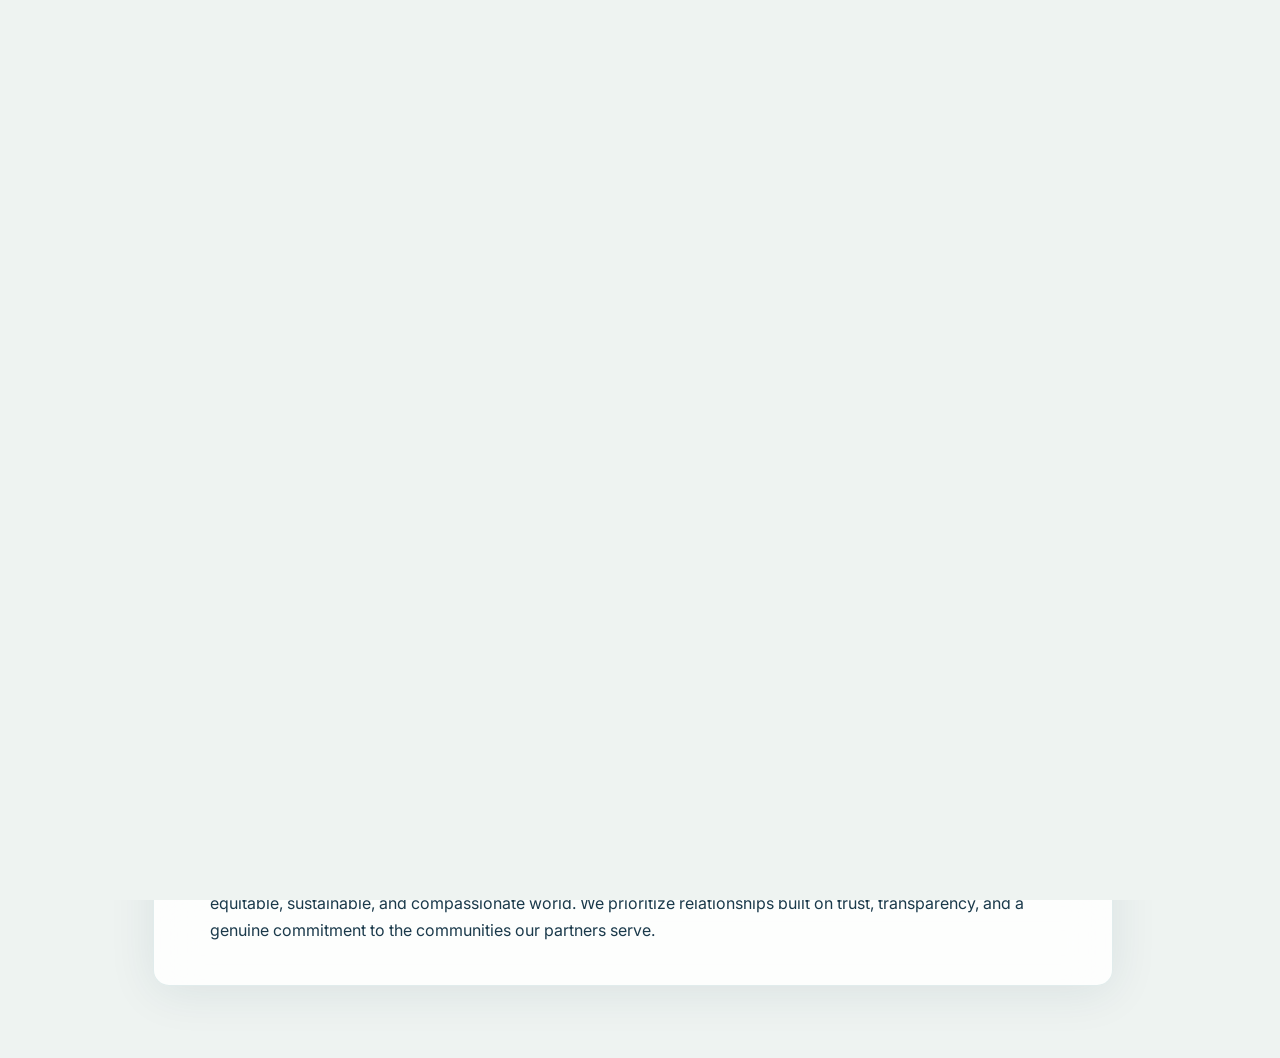
<file: index.html>
<!DOCTYPE html>
<html lang="en" class="show-intro">
<head>
  <meta charset="UTF-8" />
  <meta name="viewport" content="width=device-width, initial-scale=1.0" />
  <title>The Deveraux Family Foundation</title>
  <meta name="description" content="The Deveraux Family Foundation identifies and supports organizations that make the world a better place." />
  <!-- Google Fonts -->
  <link rel="preconnect" href="https://fonts.googleapis.com" />
  <link rel="preconnect" href="https://fonts.gstatic.com" crossorigin />
  <link href="https://fonts.googleapis.com/css2?family=Playfair+Display:ital,wght@0,400;0,600;0,700;1,400&family=Inter:wght@300;400;500;600&display=swap" rel="stylesheet" />
  <link rel="icon" href="data:,">
  <link rel="stylesheet" href="css/style.css" />
</head>
<body>
  <!-- Intro overlay — solid cover faded out by app.js on first session load.
       Hidden by default; only visible when <html class="show-intro">. -->
  <div id="intro-overlay"></div>
  <!-- Three.js renders the animated background into this canvas.
       It sits behind everything via z-index: 0. -->
  <canvas id="bg-canvas"></canvas>
  <!-- ── Header ─────────────────────────────────────────────────────────────
       Lives OUTSIDE the Barba wrapper so it persists across page transitions. -->
  <header class="site-header">
    <div class="header-inner">
      <div class="logo-link">
        <!--
          TO ADD YOUR LOGO:
          1. Place your PNG at assets/logo.png
          2. Uncomment the <img> tag below and remove the .logo-text block
        -->
        <!-- <img src="assets/logo.png" alt="The Deveraux Family Foundation" class="logo-img" /> -->
        <div class="logo-text">
          <span class="logo-acronym">DFF</span>
          <span class="logo-name">The Deveraux Family Foundation</span>
        </div>
      </div>
      <nav class="site-nav" aria-label="Main navigation">
        <a href="index.html"    class="nav-link">Home</a>
        <a href="about.html"    class="nav-link">About Us</a>
        <a href="partners.html" class="nav-link">Partners</a>
        <a href="contact.html"  class="nav-link">Contact</a>
      </nav>
    </div>
  </header>
  <!-- ── Barba Wrapper ───────────────────────────────────────────────────────
       Barba.js replaces the *container* (below) on every navigation.
       Everything outside this wrapper — canvas, header — is untouched. -->
  <div id="barba-wrapper" data-barba="wrapper">
    <div class="page-container">
      <!-- ── Content Panel ──────────────────────────────────────────────────
           The panel (frosted card + shadow) is persistent — it sits OUTSIDE
           the Barba container so it never duplicates or fades during
           transitions. Only the <main> inside swaps. -->
      <div class="content-panel">
        <main data-barba="container" data-barba-namespace="home">
          <!-- Hero -->
          <section class="section section--hero">
            <h1 class="display-title">
              The Deveraux<br />Family Foundation
            </h1>
            <p class="tagline">
              We aim to identify and support organizations that make the world a better place.
            </p>
          </section>
          <!-- Our Story -->
          <section class="section section--alt">
            <h2>Our Story</h2>
            <!--
              PLACEHOLDER — replace this text with the foundation's actual history.
            -->
            <p>
              The Deveraux Family Foundation was established with a simple but enduring belief:
              that private resources, directed with care and intention, can amplify the work of
              organizations already transforming lives. What began as a family conversation around
              shared values has grown into a focused vehicle for meaningful giving.
            </p>
            <p>
              We approach philanthropy as a long-term partnership — not a transaction. We seek out
              organizations whose leadership is visionary, whose impact is measurable, and whose
              communities would be genuinely diminished without them.
            </p>
          </section>
          <!-- Our Mission -->
          <section class="section">
            <h2>Our Mission</h2>
            <!--
              PLACEHOLDER — replace with the foundation's mission statement or guiding principles.
            -->
            <p>
              Our mission is to identify, support, and sustain non-profit and not-for-profit
              organizations working toward a more equitable, sustainable, and compassionate world.
              We prioritize relationships built on trust, transparency, and a genuine commitment
              to the communities our partners serve.
            </p>
          </section>
        </main>
      </div><!-- /.content-panel -->
    </div><!-- /.page-container -->
  </div><!-- /#barba-wrapper -->
  <!-- ── Scripts ─────────────────────────────────────────────────────────────
       importmap maps bare module specifiers (e.g. 'three') to CDN URLs.
       Must come before any <script type="module">. -->
  <script type="importmap">
  {
    "imports": {
      "three":       "https://esm.sh/three@0.160.0",
      "gsap":        "https://esm.sh/gsap@3.12.5",
      "@barba/core": "https://esm.sh/@barba/core@2.9.7"
    }
  }
  </script>
  <script type="module" src="js/app.js"></script>
</body>
</html>
</file>
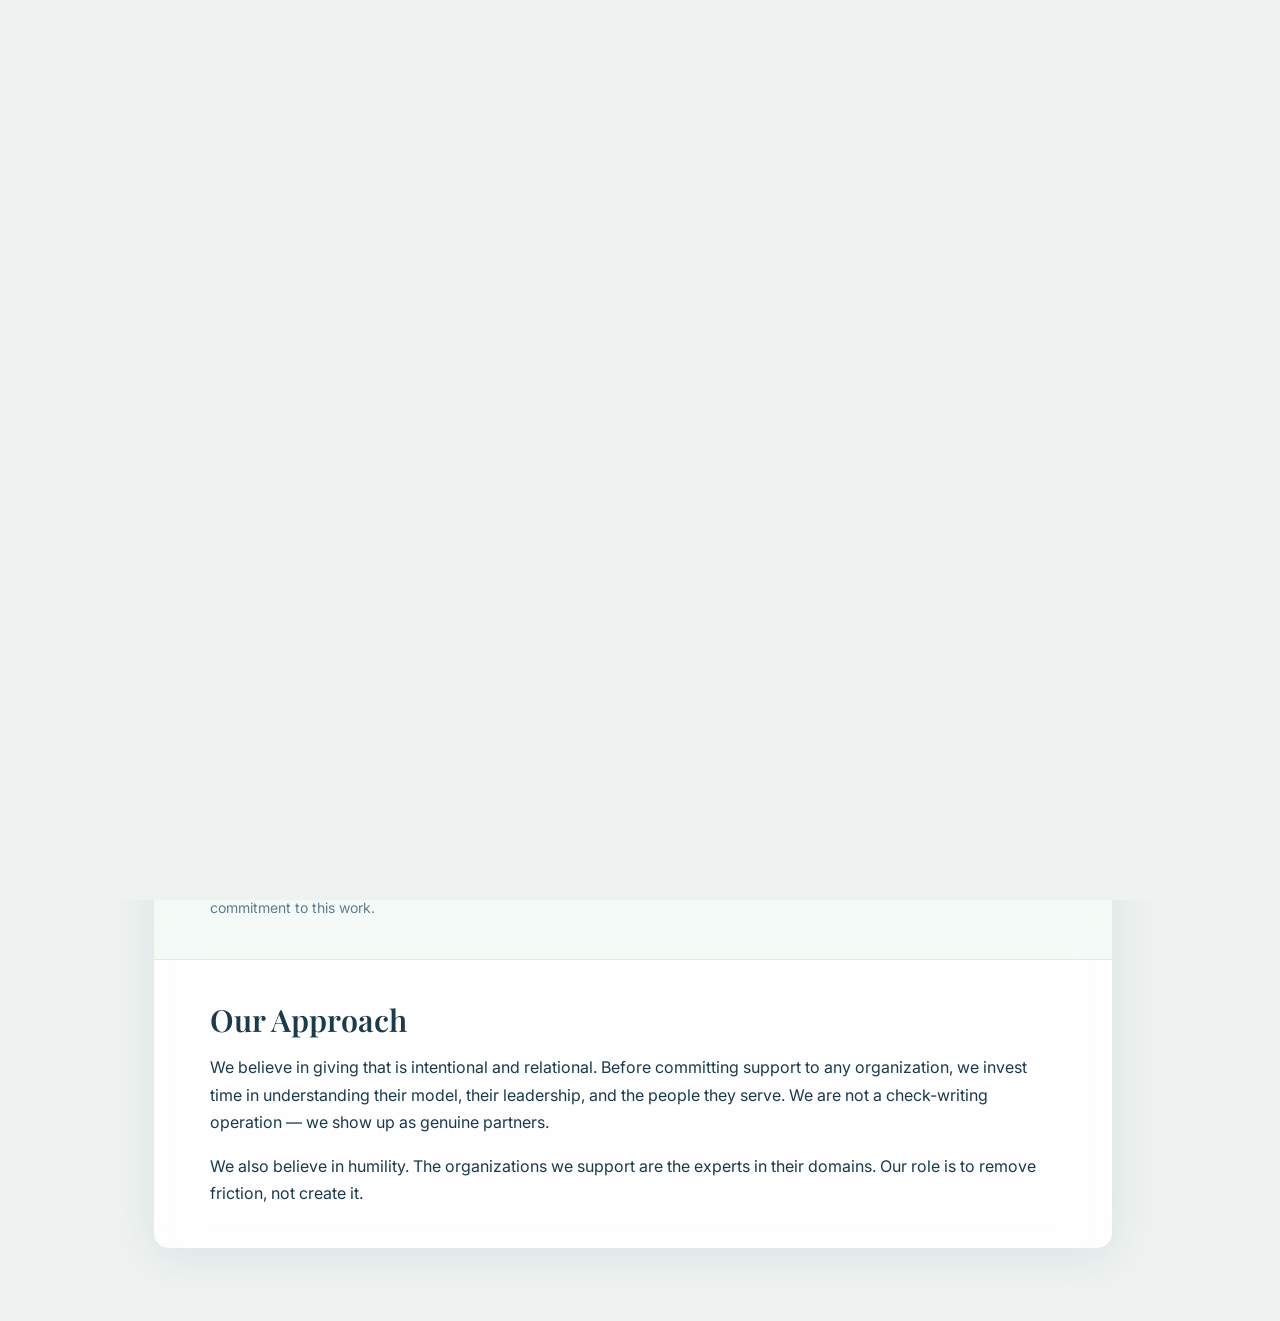
<file: about.html>
<!DOCTYPE html>
<html lang="en" class="show-intro">
<head>
  <meta charset="UTF-8" />
  <meta name="viewport" content="width=device-width, initial-scale=1.0" />
  <title>About Us — The Deveraux Family Foundation</title>
  <meta name="description" content="Meet the people behind the Deveraux Family Foundation." />
  <link rel="preconnect" href="https://fonts.googleapis.com" />
  <link rel="preconnect" href="https://fonts.gstatic.com" crossorigin />
  <link href="https://fonts.googleapis.com/css2?family=Playfair+Display:ital,wght@0,400;0,600;0,700;1,400&family=Inter:wght@300;400;500;600&display=swap" rel="stylesheet" />
  <link rel="icon" href="data:,">
  <link rel="stylesheet" href="css/style.css" />
</head>
<body>
  <div id="intro-overlay"></div>
  <canvas id="bg-canvas"></canvas>
  <header class="site-header">
    <div class="header-inner">
      <div class="logo-link">
        <!-- <img src="assets/logo.png" alt="The Deveraux Family Foundation" class="logo-img" /> -->
        <div class="logo-text">
          <span class="logo-acronym">DFF</span>
          <span class="logo-name">The Deveraux Family Foundation</span>
        </div>
      </div>
      <nav class="site-nav" aria-label="Main navigation">
        <a href="index.html"    class="nav-link">Home</a>
        <a href="about.html"    class="nav-link">About Us</a>
        <a href="partners.html" class="nav-link">Partners</a>
        <a href="contact.html"  class="nav-link">Contact</a>
      </nav>
    </div>
  </header>
  <div id="barba-wrapper" data-barba="wrapper">
    <div class="page-container">
      <!-- ── Content Panel ──────────────────────────────────────────────────
           The panel (frosted card + shadow) is persistent — it sits OUTSIDE
           the Barba container so it never duplicates or fades during
           transitions. Only the <main> inside swaps. -->
      <div class="content-panel">
        <main data-barba="container" data-barba-namespace="about">
        <!-- Page title -->
        <section class="section section--page-title">
          <h1 class="page-title">About Us</h1>
          <p class="page-subtitle">The people behind the foundation.</p>
        </section>
        <!-- Team -->
        <section class="section section--alt">
          <h2>Our Team</h2>
          <div class="team-grid">
            <!--
              TO ADD A REAL HEADSHOT:
              1. Place the image in assets/ (e.g. assets/headshot-jane.jpg)
              2. Replace the entire .headshot-placeholder div with:
                 <img src="assets/headshot-jane.jpg" alt="Jane Deveraux" />
              3. The .headshot wrapper handles sizing and circular crop automatically.
            -->
            <!-- Team Member 1 -->
            <div class="team-card">
              <div class="headshot">
                <div class="headshot-placeholder" aria-hidden="true">
                  <!-- Generic person silhouette -->
                  <svg viewBox="0 0 80 80" fill="none" xmlns="http://www.w3.org/2000/svg">
                    <circle cx="40" cy="28" r="16" fill="currentColor" opacity="0.35"/>
                    <path d="M10 72c0-16.569 13.431-30 30-30s30 13.431 30 30" fill="currentColor" opacity="0.25"/>
                  </svg>
                </div>
              </div>
              <p class="member-name"><!-- Name --></p>
              <p class="member-role"><!-- Role, e.g. "Founder &amp; President" --></p>
              <p class="member-bio">
                <!-- PLACEHOLDER — replace with a 2–3 sentence bio. -->
                A brief bio describing this person's background, their connection to the foundation,
                and what drives their commitment to this work.
              </p>
            </div>
            <!-- Team Member 2 -->
            <div class="team-card">
              <div class="headshot">
                <div class="headshot-placeholder" aria-hidden="true">
                  <svg viewBox="0 0 80 80" fill="none" xmlns="http://www.w3.org/2000/svg">
                    <circle cx="40" cy="28" r="16" fill="currentColor" opacity="0.35"/>
                    <path d="M10 72c0-16.569 13.431-30 30-30s30 13.431 30 30" fill="currentColor" opacity="0.25"/>
                  </svg>
                </div>
              </div>
              <p class="member-name"><!-- Name --></p>
              <p class="member-role"><!-- Role --></p>
              <p class="member-bio">
                <!-- PLACEHOLDER -->
                A brief bio describing this person's background, their connection to the foundation,
                and what drives their commitment to this work.
              </p>
            </div>
            <!-- Team Member 3 -->
            <div class="team-card">
              <div class="headshot">
                <div class="headshot-placeholder" aria-hidden="true">
                  <svg viewBox="0 0 80 80" fill="none" xmlns="http://www.w3.org/2000/svg">
                    <circle cx="40" cy="28" r="16" fill="currentColor" opacity="0.35"/>
                    <path d="M10 72c0-16.569 13.431-30 30-30s30 13.431 30 30" fill="currentColor" opacity="0.25"/>
                  </svg>
                </div>
              </div>
              <p class="member-name"><!-- Name --></p>
              <p class="member-role"><!-- Role --></p>
              <p class="member-bio">
                <!-- PLACEHOLDER -->
                A brief bio describing this person's background, their connection to the foundation,
                and what drives their commitment to this work.
              </p>
            </div>
            <!-- Team Member 4 -->
            <div class="team-card">
              <div class="headshot">
                <div class="headshot-placeholder" aria-hidden="true">
                  <svg viewBox="0 0 80 80" fill="none" xmlns="http://www.w3.org/2000/svg">
                    <circle cx="40" cy="28" r="16" fill="currentColor" opacity="0.35"/>
                    <path d="M10 72c0-16.569 13.431-30 30-30s30 13.431 30 30" fill="currentColor" opacity="0.25"/>
                  </svg>
                </div>
              </div>
              <p class="member-name"><!-- Name --></p>
              <p class="member-role"><!-- Role --></p>
              <p class="member-bio">
                <!-- PLACEHOLDER -->
                A brief bio describing this person's background, their connection to the foundation,
                and what drives their commitment to this work.
              </p>
            </div>
          </div><!-- /.team-grid -->
        </section>
        <!-- Values / Approach -->
        <section class="section">
          <h2>Our Approach</h2>
          <!--
            PLACEHOLDER — describe how the foundation selects and engages with partners.
          -->
          <p>
            We believe in giving that is intentional and relational. Before committing support
            to any organization, we invest time in understanding their model, their leadership,
            and the people they serve. We are not a check-writing operation — we show up as
            genuine partners.
          </p>
          <p>
            We also believe in humility. The organizations we support are the experts in their
            domains. Our role is to remove friction, not create it.
          </p>
        </section>
        </main>
      </div><!-- /.content-panel -->
    </div><!-- /.page-container -->
  </div><!-- /#barba-wrapper -->
  <script type="importmap">
  {
    "imports": {
      "three":       "https://esm.sh/three@0.160.0",
      "gsap":        "https://esm.sh/gsap@3.12.5",
      "@barba/core": "https://esm.sh/@barba/core@2.9.7"
    }
  }
  </script>
  <script type="module" src="js/app.js"></script>
</body>
</html>
</file>
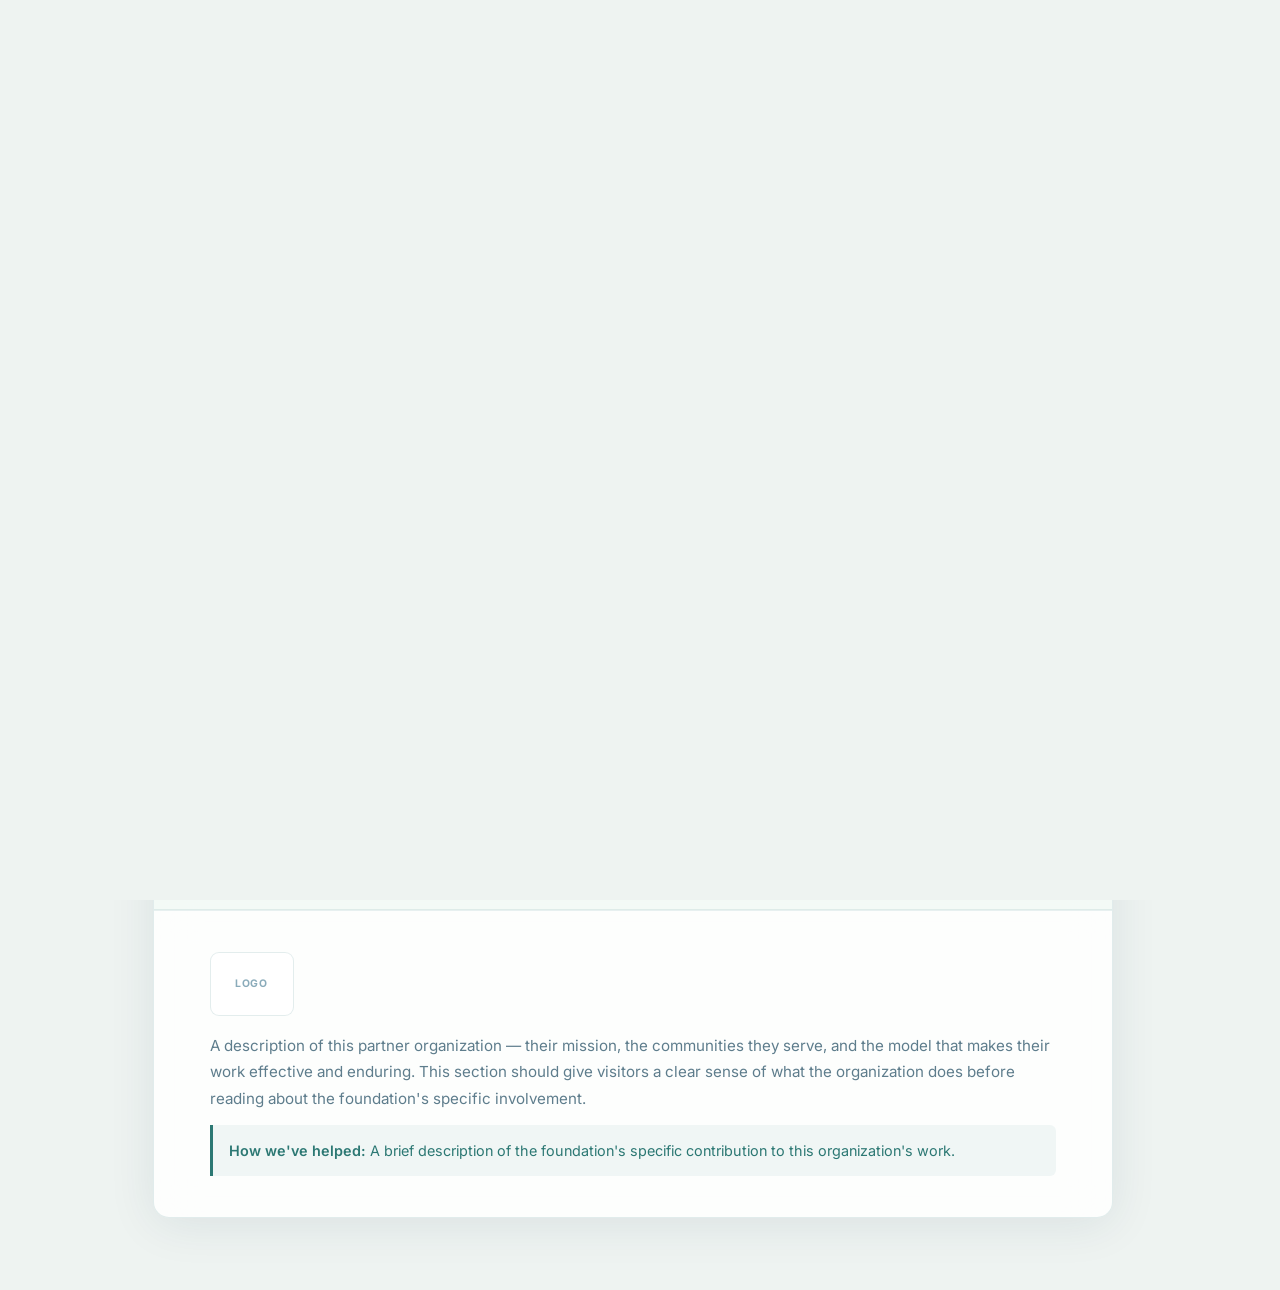
<file: partners.html>
<!DOCTYPE html>
<html lang="en" class="show-intro">
<head>
  <meta charset="UTF-8" />
  <meta name="viewport" content="width=device-width, initial-scale=1.0" />
  <title>Partners — The Deveraux Family Foundation</title>
  <meta name="description" content="Organizations supported by the Deveraux Family Foundation." />
  <link rel="preconnect" href="https://fonts.googleapis.com" />
  <link rel="preconnect" href="https://fonts.gstatic.com" crossorigin />
  <link href="https://fonts.googleapis.com/css2?family=Playfair+Display:ital,wght@0,400;0,600;0,700;1,400&family=Inter:wght@300;400;500;600&display=swap" rel="stylesheet" />
  <link rel="icon" href="data:,">
  <link rel="stylesheet" href="css/style.css" />
</head>
<body>
  <div id="intro-overlay"></div>
  <canvas id="bg-canvas"></canvas>
  <header class="site-header">
    <div class="header-inner">
      <div class="logo-link">
        <!-- <img src="assets/logo.png" alt="The Deveraux Family Foundation" class="logo-img" /> -->
        <div class="logo-text">
          <span class="logo-acronym">DFF</span>
          <span class="logo-name">The Deveraux Family Foundation</span>
        </div>
      </div>
      <nav class="site-nav" aria-label="Main navigation">
        <a href="index.html"    class="nav-link">Home</a>
        <a href="about.html"    class="nav-link">About Us</a>
        <a href="partners.html" class="nav-link">Partners</a>
        <a href="contact.html"  class="nav-link">Contact</a>
      </nav>
    </div>
  </header>
  <div id="barba-wrapper" data-barba="wrapper">
    <div class="page-container">
      <!-- ── Content Panel ──────────────────────────────────────────────────
           The panel (frosted card + shadow) is persistent — it sits OUTSIDE
           the Barba container so it never duplicates or fades during
           transitions. Only the <main> inside swaps. -->
      <div class="content-panel">
        <main data-barba="container" data-barba-namespace="partners">
        <!-- Page title -->
        <section class="section section--page-title">
          <h1 class="page-title">Our Partners</h1>
          <p class="page-subtitle">Organizations we're proud to support.</p>
        </section>
        <!--
          Partner entries below.
          TO ADD A PARTNER LOGO:
          1. Place the logo file in assets/ (e.g. assets/partner-acme.png)
          2. Replace the .partner-logo-placeholder div with:
             <img src="assets/partner-acme.png" alt="Acme Nonprofit" />
          3. The .partner-logo wrapper handles sizing automatically.
          TO ADD MORE PARTNERS:
          Duplicate one .partner-card block and update the content.
          The alternating section tint is applied via CSS nth-child — it
          adjusts automatically when you add or remove cards.
        -->
        <!-- Partner 1 -->
        <div class="partner-card">
          <div class="partner-header">
            <div class="partner-logo">
              <!--
                Replace this placeholder with an <img> once you have the logo.
                Example: <img src="assets/partner-1.png" alt="Partner Name" />
              -->
              <span class="partner-logo-placeholder">Logo</span>
            </div>
            <h2 class="partner-name"><!-- Partner Organization Name --></h2>
          </div>
          <p class="partner-description">
            <!--
              PLACEHOLDER — describe what this organization does: their mission,
              who they serve, and what makes their work distinctive.
            -->
            A description of this partner organization — their mission, the communities
            they serve, and the model that makes their work effective and enduring.
            This section should give visitors a clear sense of what the organization
            does before reading about the foundation's specific involvement.
          </p>
          <div class="partner-support">
            <strong>How we've helped:</strong> A brief description of the foundation's
            specific contribution — whether that's funding a program, supporting operations,
            or another form of engagement. Keep this focused and concrete.
          </div>
        </div>
        <!-- Partner 2 -->
        <div class="partner-card section--alt">
          <div class="partner-header">
            <div class="partner-logo">
              <span class="partner-logo-placeholder">Logo</span>
            </div>
            <h2 class="partner-name"><!-- Partner Organization Name --></h2>
          </div>
          <p class="partner-description">
            <!-- PLACEHOLDER -->
            A description of this partner organization — their mission, the communities
            they serve, and the model that makes their work effective and enduring.
            This section should give visitors a clear sense of what the organization
            does before reading about the foundation's specific involvement.
          </p>
          <div class="partner-support">
            <strong>How we've helped:</strong> A brief description of the foundation's
            specific contribution to this organization's work.
          </div>
        </div>
        <!-- Partner 3 -->
        <div class="partner-card">
          <div class="partner-header">
            <div class="partner-logo">
              <span class="partner-logo-placeholder">Logo</span>
            </div>
            <h2 class="partner-name"><!-- Partner Organization Name --></h2>
          </div>
          <p class="partner-description">
            <!-- PLACEHOLDER -->
            A description of this partner organization — their mission, the communities
            they serve, and the model that makes their work effective and enduring.
            This section should give visitors a clear sense of what the organization
            does before reading about the foundation's specific involvement.
          </p>
          <div class="partner-support">
            <strong>How we've helped:</strong> A brief description of the foundation's
            specific contribution to this organization's work.
          </div>
        </div>
        </main>
      </div><!-- /.content-panel -->
    </div><!-- /.page-container -->
  </div><!-- /#barba-wrapper -->
  <script type="importmap">
  {
    "imports": {
      "three":       "https://esm.sh/three@0.160.0",
      "gsap":        "https://esm.sh/gsap@3.12.5",
      "@barba/core": "https://esm.sh/@barba/core@2.9.7"
    }
  }
  </script>
  <script type="module" src="js/app.js"></script>
</body>
</html>
</file>
<file: css/style.css>
/* =============================================================================
   The Deveraux Family Foundation — Main Stylesheet
   =============================================================================
   All design tokens (colors, fonts, spacing) are CSS custom properties at the
   top of this file. Changing a value here cascades everywhere — start here
   when you want to tweak the look.
   ============================================================================= */

/* ── Reset ───────────────────────────────────────────────────────────────── */
*, *::before, *::after { box-sizing: border-box; margin: 0; padding: 0; }
html { scroll-behavior: smooth; scrollbar-gutter: stable; }

/* ── Design Tokens ───────────────────────────────────────────────────────── */
:root {
  /* Brand palette — pulled from the logo's greens, teals, and blues */
  --clr-teal:         #2C7873;
  --clr-teal-light:   #3D9E98;
  --clr-blue:         #4A90A4;
  --clr-blue-light:   #6BB3C4;
  --clr-green:        #52B788;
  --clr-dark:         #1B3A4B;   /* primary text */
  --clr-mid:          #5E7D8C;   /* secondary text */
  --clr-muted:        #8AABBA;   /* placeholder / tertiary */

  /* Background — warm-tinted off-white that sits behind the Three.js canvas */
  --clr-bg:           #EEF3F1;

  /* Semi-transparent content panel */
  --panel-bg:         rgba(255, 255, 255, 0.86);
  --panel-border:     rgba(44, 120, 115, 0.13);
  --panel-shadow:     0 6px 48px rgba(27, 58, 75, 0.09);
  --panel-radius:     16px;

  /* Alternating section tint inside the panel */
  --section-alt-bg:   rgba(82, 183, 136, 0.06);
  --section-border:   rgba(44, 120, 115, 0.10);

  /* Typography */
  --font-display:     'Playfair Display', Georgia, serif;
  --font-body:        'Inter', system-ui, sans-serif;

  /* Layout */
  --header-h:         68px;
  --panel-max-w:      960px;
  --panel-px:         clamp(1.75rem, 5vw, 3.5rem);
  --panel-py:         clamp(2rem, 4.5vh, 3.25rem);
}

/* ── Base ────────────────────────────────────────────────────────────────── */
body {
  font-family: var(--font-body);
  font-size: 1rem;
  line-height: 1.72;
  color: var(--clr-dark);
  background-color: var(--clr-bg);
  min-height: 100vh;
  -webkit-font-smoothing: antialiased;
  -moz-osx-font-smoothing: grayscale;
}

/* ── Three.js Background Canvas ──────────────────────────────────────────── */
#bg-canvas {
  position: fixed;
  inset: 0;
  width: 100%;
  height: 100%;
  z-index: 0;
  display: block;
}

/* ── Intro Overlay ───────────────────────────────────────────────────────── */
/*
  Solid cover shown only on the first page load of a session. The inline
  <head> script on each HTML page toggles `html.show-intro` before body paints,
  so repeat loads never see the overlay and first loads never flash content.
  Sits above canvas, header, and panel so the background shader can't bleed
  through during the fade. app.js fades it out in the Barba `once` hook.
*/
#intro-overlay {
  display: none;
}

html.show-intro #intro-overlay {
  display: block;
  position: fixed;
  inset: 0;
  z-index: 9999;
  background: var(--clr-bg);
  pointer-events: none;
}

/* ── Header ──────────────────────────────────────────────────────────────── */
.site-header {
  position: fixed;
  top: 0;
  left: 0;
  right: 0;
  height: var(--header-h);
  z-index: 100;
  background: rgba(238, 243, 241, 0.82);
  backdrop-filter: blur(16px);
  -webkit-backdrop-filter: blur(16px);
  border-bottom: 1px solid var(--panel-border);
}

.header-inner {
  max-width: calc(var(--panel-max-w) + 4rem);
  margin: 0 auto;
  height: 100%;
  padding: 0 2rem;
  display: flex;
  align-items: center;
  justify-content: space-between;
  gap: 1rem;
}

/* ── Logo ─────────────────────────────────────────────────────────────────── */
.logo-link {
  display: flex;
  align-items: center;
  gap: 0.6rem;
  text-decoration: none;
  flex-shrink: 0;
}

/* Uncomment and use .logo-img once you have the PNG */
.logo-img {
  height: 40px;
  width: auto;
  display: block;
}

.logo-text {
  display: flex;
  flex-direction: column;
  line-height: 1.1;
}

.logo-acronym {
  font-family: var(--font-display);
  font-size: 1.35rem;
  font-weight: 700;
  color: var(--clr-teal);
  letter-spacing: 0.06em;
}

.logo-name {
  font-family: var(--font-body);
  font-size: 0.65rem;
  font-weight: 500;
  color: var(--clr-mid);
  letter-spacing: 0.12em;
  text-transform: uppercase;
}

/* ── Navigation ───────────────────────────────────────────────────────────── */
.site-nav {
  display: flex;
  align-items: center;
  gap: 0.15rem;
}

.nav-link {
  font-family: var(--font-body);
  font-size: 0.875rem;
  font-weight: 500;
  color: var(--clr-mid);
  text-decoration: none;
  padding: 0.4rem 0.9rem;
  border-radius: 7px;
  letter-spacing: 0.02em;
  transition: color 0.18s ease, background 0.18s ease;
}

.nav-link:hover {
  color: var(--clr-teal);
  background: rgba(44, 120, 115, 0.08);
}

.nav-link.active {
  color: var(--clr-teal);
  background: rgba(44, 120, 115, 0.11);
  font-weight: 600;
}

/* ── Barba Wrapper ────────────────────────────────────────────────────────── */
#barba-wrapper {
  position: relative;
  z-index: 10;
  padding-top: var(--header-h);
  min-height: 100vh;
  display: flex;
  flex-direction: column;
}

/* ── Page Container ───────────────────────────────────────────────────────── */
.page-container {
  flex: 1;
  display: flex;
  justify-content: center;
  align-items: flex-start;
  padding: 2.5rem 1.5rem 4.5rem;
}

/* ── Content Panel ────────────────────────────────────────────────────────── */
/*
  This is the frosted-glass card that sits over the background. Content lives
  inside here. Margins between the panel and the viewport edges create the
  "floating" look.
*/
.content-panel {
  position: relative;           /* anchors the outgoing <main> when it's absolute-positioned during a Barba transition */
  width: 100%;
  max-width: var(--panel-max-w);
  background: var(--panel-bg);
  backdrop-filter: blur(22px);
  -webkit-backdrop-filter: blur(22px);
  border: 1px solid var(--panel-border);
  border-radius: var(--panel-radius);
  box-shadow: var(--panel-shadow);
  overflow: hidden;
}

/* ── Sections Inside the Panel ────────────────────────────────────────────── */
.section {
  padding: var(--panel-py) var(--panel-px);
}

/* Every other section gets a soft tint — creates visual breathing room */
.section--alt {
  background: var(--section-alt-bg);
  border-top: 1px solid var(--section-border);
  border-bottom: 1px solid var(--section-border);
}

/* ── Typography ───────────────────────────────────────────────────────────── */
h1, h2, h3, h4 {
  font-family: var(--font-display);
  line-height: 1.22;
  color: var(--clr-dark);
}

h2 { font-size: clamp(1.45rem, 3vw, 1.9rem); font-weight: 600; margin-bottom: 1rem; }
h3 { font-size: clamp(1.1rem, 2vw, 1.3rem);  font-weight: 600; margin-bottom: 0.4rem; }

p {
  color: var(--clr-dark);
  margin-bottom: 1rem;
}
p:last-child { margin-bottom: 0; }

a             { color: var(--clr-teal); }

/* ── Hero Section (Home) ─────────────────────────────────────────────────── */
.section--hero {
  text-align: center;
  padding-top:    clamp(3rem, 7vh, 5rem);
  padding-bottom: clamp(3rem, 7vh, 5rem);
}

.display-title {
  font-family: var(--font-display);
  font-size: clamp(2.4rem, 5.5vw, 3.6rem);
  font-weight: 700;
  letter-spacing: -0.015em;
  line-height: 1.15;
  color: var(--clr-dark);
  margin-bottom: 1.4rem;
}

.tagline {
  font-family: var(--font-display);
  font-size: clamp(1rem, 2vw, 1.2rem);
  font-style: italic;
  color: var(--clr-mid);
  max-width: 600px;
  margin: 0 auto;
  line-height: 1.6;
}

/* ── Page Title Section ───────────────────────────────────────────────────── */
.section--page-title {
  padding-bottom: calc(var(--panel-py) * 0.85);
}

.page-title {
  font-family: var(--font-display);
  font-size: clamp(1.9rem, 4.5vw, 2.8rem);
  font-weight: 700;
  color: var(--clr-dark);
  margin-bottom: 0.45rem;
}

.page-subtitle {
  font-family: var(--font-display);
  font-size: 1rem;
  font-style: italic;
  color: var(--clr-mid);
}

/* ── Team Grid (About page) ───────────────────────────────────────────────── */
.team-grid {
  display: grid;
  grid-template-columns: repeat(auto-fill, minmax(190px, 1fr));
  gap: 2.25rem 2rem;
  margin-top: 1.75rem;
}

.team-card {
  display: flex;
  flex-direction: column;
  align-items: center;
  text-align: center;
}

/* Circular headshot container */
.headshot {
  width: 128px;
  height: 128px;
  border-radius: 50%;
  overflow: hidden;
  margin-bottom: 1rem;
  background: var(--section-alt-bg);
  border: 2px solid var(--section-border);
  display: flex;
  align-items: center;
  justify-content: center;
  flex-shrink: 0;
}

.headshot img {
  width: 100%;
  height: 100%;
  object-fit: cover;
  display: block;
}

/* SVG placeholder shown when no headshot image is available */
.headshot-placeholder {
  width: 100%;
  height: 100%;
  display: flex;
  align-items: center;
  justify-content: center;
  color: var(--clr-muted);
}

.headshot-placeholder svg {
  width: 54%;
  height: 54%;
}

.team-card .member-name {
  font-family: var(--font-display);
  font-size: 1.05rem;
  font-weight: 600;
  color: var(--clr-dark);
  margin-bottom: 0.2rem;
}

.team-card .member-role {
  font-size: 0.72rem;
  font-weight: 600;
  text-transform: uppercase;
  letter-spacing: 0.1em;
  color: var(--clr-teal);
  margin-bottom: 0.75rem;
}

.team-card .member-bio {
  font-size: 0.875rem;
  color: var(--clr-mid);
  line-height: 1.65;
  text-align: left;
}

/* ── Partner Cards (Partners page) ───────────────────────────────────────── */
.partner-card {
  padding: var(--panel-py) var(--panel-px);
}

.partner-card + .partner-card {
  border-top: 1px solid var(--section-border);
}

.partner-header {
  display: flex;
  align-items: center;
  gap: 1.4rem;
  margin-bottom: 1.1rem;
}

/* Partner logo container */
.partner-logo {
  width: 84px;
  height: 64px;
  flex-shrink: 0;
  border-radius: 9px;
  background: rgba(255, 255, 255, 0.75);
  border: 1px solid var(--panel-border);
  display: flex;
  align-items: center;
  justify-content: center;
  overflow: hidden;
}

.partner-logo img {
  max-width: 88%;
  max-height: 88%;
  object-fit: contain;
  display: block;
}

/* Text shown when no logo image is available */
.partner-logo-placeholder {
  font-size: 0.65rem;
  font-weight: 700;
  color: var(--clr-muted);
  text-transform: uppercase;
  letter-spacing: 0.07em;
  text-align: center;
  padding: 0.25rem;
}

.partner-name {
  font-family: var(--font-display);
  font-size: clamp(1.2rem, 2.5vw, 1.5rem);
  font-weight: 600;
  color: var(--clr-dark);
  margin: 0;
}

.partner-description {
  font-size: 0.95rem;
  color: var(--clr-mid);
  line-height: 1.72;
  margin-bottom: 0.85rem;
}

.partner-support {
  font-size: 0.9rem;
  color: var(--clr-teal);
  line-height: 1.65;
  padding: 0.85rem 1rem;
  background: rgba(44, 120, 115, 0.06);
  border-left: 3px solid var(--clr-teal);
  border-radius: 0 6px 6px 0;
}

.partner-support strong {
  font-weight: 600;
}

/* ── Contact Page ─────────────────────────────────────────────────────────── */
.contact-links {
  display: flex;
  flex-wrap: wrap;
  gap: 1rem;
  margin-top: 1.5rem;
}

.contact-btn {
  display: inline-flex;
  align-items: center;
  gap: 0.6rem;
  padding: 0.8rem 1.6rem;
  border-radius: 9px;
  font-family: var(--font-body);
  font-size: 0.95rem;
  font-weight: 500;
  text-decoration: none;
  border: 1px solid transparent;
  transition: background 0.18s ease, transform 0.15s ease, box-shadow 0.18s ease;
}

.contact-btn:hover {
  transform: translateY(-2px);
  text-decoration: none;
  box-shadow: 0 4px 16px rgba(27, 58, 75, 0.1);
}

.contact-btn svg {
  width: 18px;
  height: 18px;
  flex-shrink: 0;
}

.contact-btn--email {
  background: rgba(44, 120, 115, 0.09);
  color: var(--clr-teal);
  border-color: rgba(44, 120, 115, 0.22);
}

.contact-btn--email:hover {
  background: rgba(44, 120, 115, 0.15);
}

.contact-btn--linkedin {
  background: rgba(74, 144, 164, 0.09);
  color: var(--clr-blue);
  border-color: rgba(74, 144, 164, 0.22);
}

.contact-btn--linkedin:hover {
  background: rgba(74, 144, 164, 0.15);
}

/* ── Responsive ───────────────────────────────────────────────────────────── */
@media (max-width: 600px) {
  .logo-name     { display: none; }
  .page-container { padding: 1.5rem 1rem 3rem; }

  .partner-header {
    flex-direction: column;
    align-items: flex-start;
    gap: 0.85rem;
  }
}
</file>
